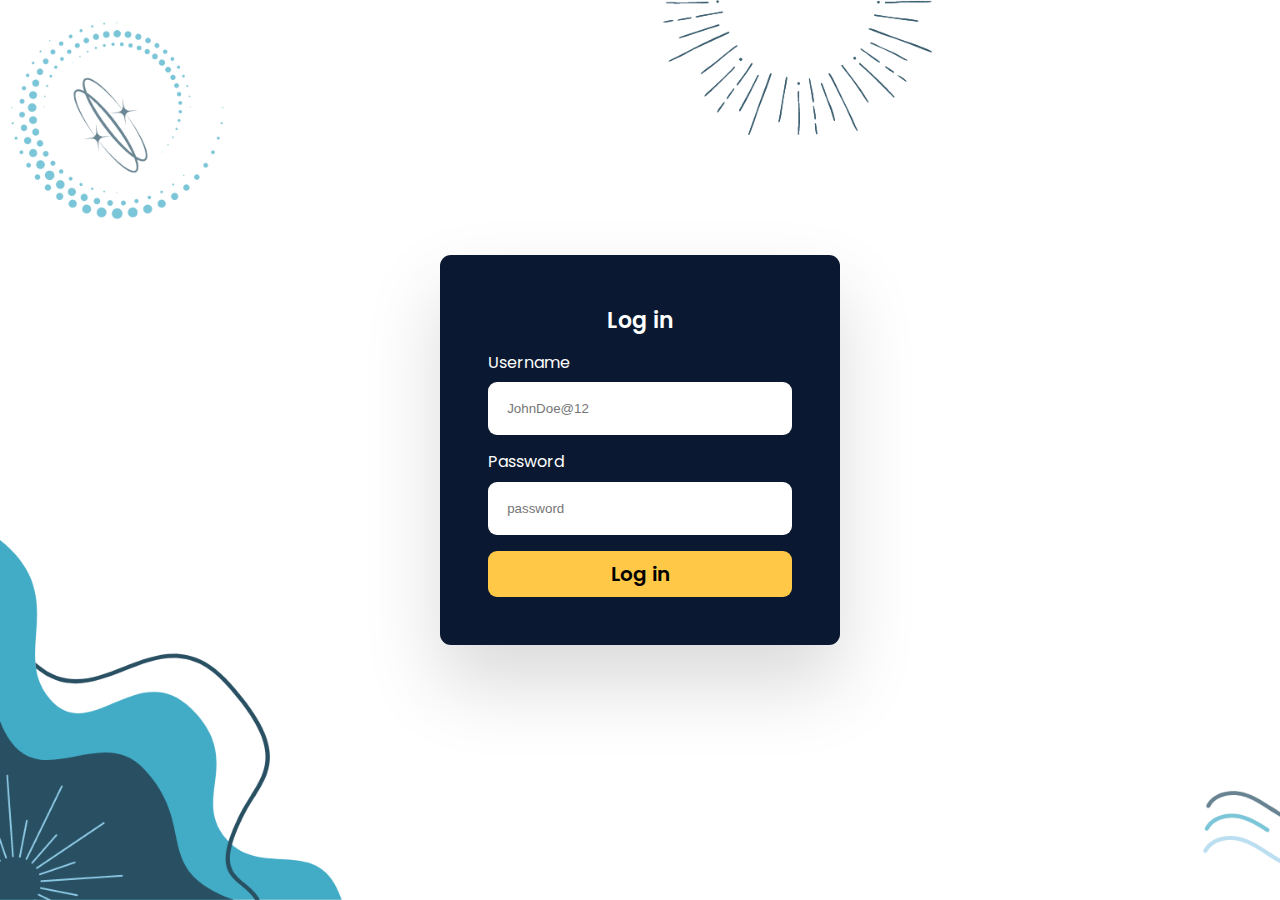
<file: index.html>
<!DOCTYPE html>
<html lang="en">
<head>
    <meta charset="UTF-8">
    <meta http-equiv="X-UA-Compatible" content="IE=edge">
    <meta name="viewport" content="width=device-width, initial-scale=1.0">
    <title>Musikalye | Login</title>
    <link rel="stylesheet" href="assets/css/login.css">
    <link rel="icon" type="image/x-icon" href="music-player/images/favicon.ico">
</head>
<body>
    <div class="container">
        <h2 class="login-title">Log in</h2>
    
        <form action="#" method="post" name="authentication" class="login-form" id="authentication" onsubmit="return Verify()">
        
            <div>
                <label for="username">Username</label>
                <input
                    id="username"
                    type="text"
                    placeholder="JohnDoe@12"
                    name="username"
                    required
                    />
            </div>
        
            <div>
                <label for="password">Password </label>
                <input
                    id="password"
                    type="password"
                    placeholder="password"
                    name="password"
                    required
                    />
            </div>
    
            <button class="btn btn--form" type="submit" value="Log in">
                Log in
            </button>
        </form>
    </div>
    <script>
        //Submit Button
        function Verify() {
            var userRef = "admin";
            var passRef = "admin";

            var user = document.getElementById("username").value;
            var pass = document.getElementById("password").value;
            
            if (user === userRef && pass === passRef) {
                alert("Welcome to MusiKalye!");
                window.location.href = "home.html"; // Redirect to home.html
                return false; // Prevent form submission (optional)
            } else {
                alert("Incorrect username or password!");
                return false; // Prevent form submission
            }
        };
    </script>
</body>
</html>
</file>
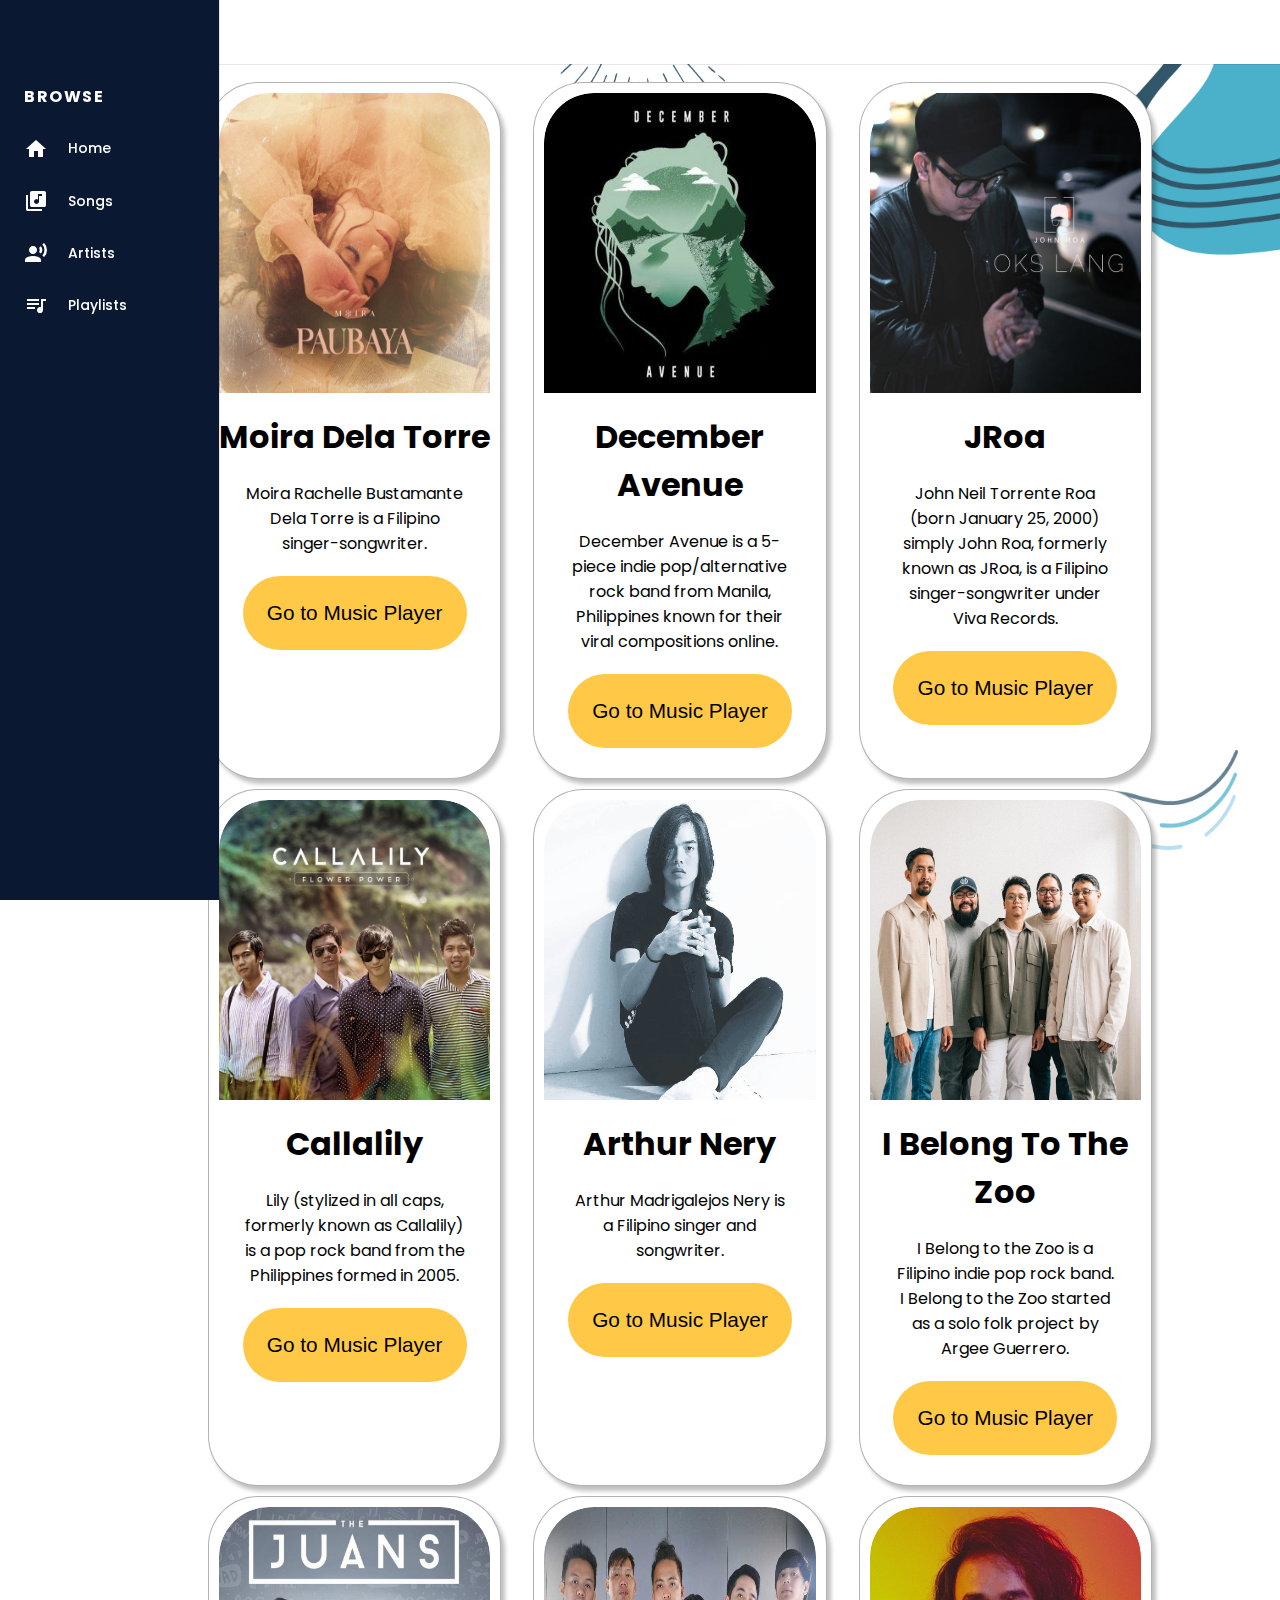
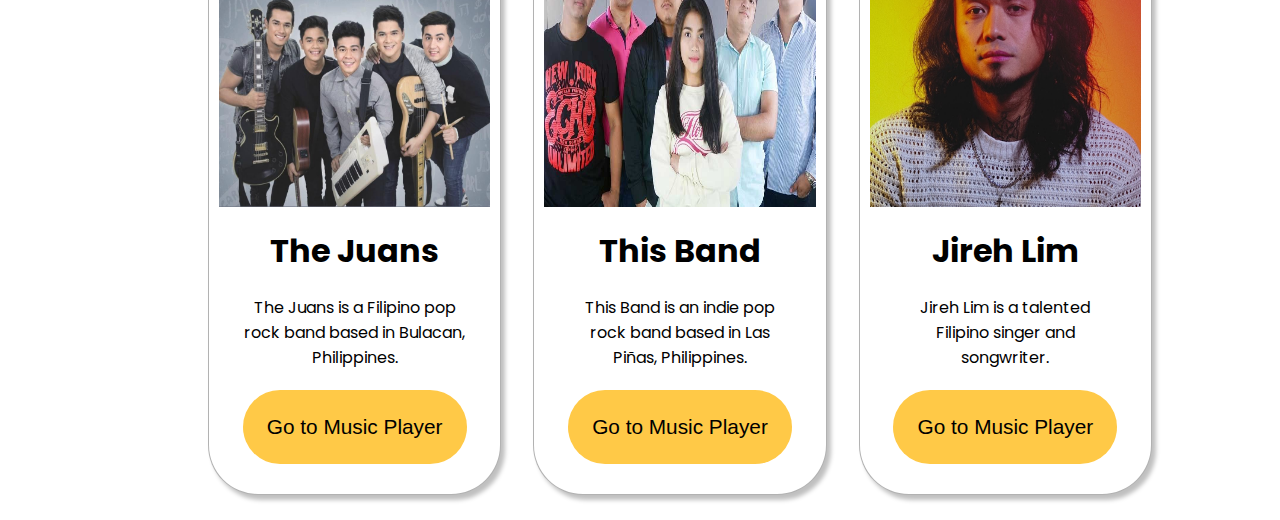
<file: artist.html>
<!DOCTYPE html>
    <html lang="en">
    <head>
        <meta charset="UTF-8">
        <meta name="viewport" content="width=device-width, initial-scale=1.0">
        <link rel="stylesheet" href="https://fonts.googleapis.com/icon?family=Material+Icons">
        <link rel="stylesheet" href="assets/css/styles.css">

        <title>MusiKalye | Artists</title>
        <link rel="icon" type="image/x-icon" href="music-player/images/favicon.ico">
    </head>
    <body>
        <header class="header">
            <div class="header__container">
                <a href="#" class="header__logo">Artists</a>
                <div class="header__toggle">
                    <i class="material-icons" id="header-toggle">menu</i>
                </div>
            </div>
        </header>

        <div class="nav" id="navbar">
            <nav class="nav__container">
                <div>
                    <a href="#" class="nav__link nav__logo">
                        <i class="material-icons">play_circle</i> &nbsp;&nbsp;&nbsp;
                        <span class="nav__logo-name"> MusiKalye</span>
                    </a>
    
                    <div class="nav__list">
                        <div class="nav__items">
                            <h3 class="nav__subtitle">Browse</h3>
    
                            <a href="home.html" class="nav__link active">
                                <i class="material-icons">home</i> &nbsp;&nbsp;&nbsp;&nbsp;&nbsp;
                                <span class="nav__name"> Home</span>
                            </a>

                            <a href="song.html" class="nav__link">
                                <i class="material-icons">library_music</i> &nbsp;&nbsp;&nbsp;&nbsp;&nbsp;
                                <span class="nav__name"> Songs</span>
                            </a>
                            <a href="artist.html" class="nav__link">
                                <i class="material-icons">record_voice_over</i> &nbsp;&nbsp;&nbsp;&nbsp;&nbsp;
                                <span class="nav__name"> Artists</span>
                            </a>
                            <a href="playlist.html" class="nav__link">
                                <i class="material-icons">queue_music</i> &nbsp;&nbsp;&nbsp;&nbsp;&nbsp;
                                <span class="nav__name"> Playlists</span>
                            </a>
                        </div>
                    </div>
                </div>
            </nav>
        </div>

        <!--========== CONTENTS ==========-->
        <main>
            <section class="ui-cards">
                <div class="cards">
                    <div class="pics">
                        <img src="music-player/images/music-19.jpg" alt="" class="songs-images">
                    </div>
                    <h1 class="songs-title">Moira Dela Torre</h1>
                    <p class="songs-text">Moira Rachelle Bustamante Dela Torre is a Filipino singer-songwriter.</p>
                    <div class="buttons">
                        <a href="music-player/index.html">
                            <button class="songs-btn"> Go to Music Player</button>
                        </a>
                    </div>
                </div>
                <div class="cards">
                    <div class="pics">
                        <img src="music-player/images/music-4.jpg" alt="" class="songs-images">
                    </div>
                    <h1 class="songs-title">December Avenue</h1>
                    <p class="songs-text">December Avenue is a 5-piece indie pop/alternative rock band from Manila, Philippines known for their viral compositions online.</p>
                    <div class="buttons">
                        <a href="music-player/index.html">
                            <button class="songs-btn"> Go to Music Player</button>
                        </a>
                    </div>
                </div>
                <div class="cards">
                    <div class="pics">
                        <img src="music-player/images/music-13.jpg" alt="" class="songs-images">
                    </div>
                    <h1 class="songs-title">JRoa</h1>
                    <p class="songs-text">John Neil Torrente Roa (born January 25, 2000) simply John Roa, formerly known as JRoa, is a Filipino singer-songwriter under Viva Records.</p>
                    <div class="buttons">
                        <a href="music-player/index.html">
                            <button class="songs-btn"> Go to Music Player</button>
                        </a>
                    </div>
                </div> 

                <div class="cards">
                    <div class="pics">
                        <img src="music-player/images/music-6.jpg" alt="" class="songs-images">
                    </div>
                    <h1 class="songs-title">Callalily</h1>
                    <p class="songs-text">Lily (stylized in all caps, formerly known as Callalily) is a pop rock band from the Philippines formed in 2005.</p>
                    <div class="buttons">
                        <a href="music-player/index.html">
                            <button class="songs-btn"> Go to Music Player</button>
                        </a>
                    </div>
                </div>
                <div class="cards">
                    <div class="pics">
                        <img src="music-player/images/arthur-nery.jpg" alt="" class="songs-images">
                    </div>
                    <h1 class="songs-title">Arthur Nery</h1>
                    <p class="songs-text">Arthur Madrigalejos Nery is a Filipino singer and songwriter.</p>
                    <div class="buttons">
                        <a href="music-player/index.html">
                            <button class="songs-btn"> Go to Music Player</button>
                        </a>
                    </div>
                </div>
                <div class="cards">
                    <div class="pics">
                        <img src="music-player/images/i-belong-to-the-zoo.jpg" alt="" class="songs-images">
                    </div>
                    <h1 class="songs-title">I Belong To The Zoo</h1>
                    <p class="songs-text">I Belong to the Zoo is a Filipino indie pop rock band. I Belong to the Zoo started as a solo folk project by Argee Guerrero.</p>
                    <div class="buttons">
                        <a href="music-player/index.html">
                            <button class="songs-btn"> Go to Music Player</button>
                        </a>
                    </div>
                </div> 

                <div class="cards">
                    <div class="pics">
                        <img src="music-player/images/the-juans.jpg" alt="" class="songs-images">
                    </div>
                    <h1 class="songs-title">The Juans</h1>
                    <p class="songs-text">The Juans is a Filipino pop rock band based in Bulacan, Philippines.</p>
                    <div class="buttons">
                        <a href="music-player/index.html">
                            <button class="songs-btn"> Go to Music Player</button>
                        </a>
                    </div>
                </div>
                <div class="cards">
                    <div class="pics">
                        <img src="music-player/images/this-band.jpg" alt="" class="songs-images">
                    </div>
                    <h1 class="songs-title">This Band</h1>
                    <p class="songs-text">This Band is an indie pop rock band based in Las Piñas, Philippines.</p>
                    <div class="buttons">
                        <a href="music-player/index.html">
                            <button class="songs-btn"> Go to Music Player</button>
                        </a>
                    </div>
                </div>
                <div class="cards">
                    <div class="pics">
                        <img src="music-player/images/jireh-lim.jpg" alt="" class="songs-images">
                    </div>
                    <h1 class="songs-title">Jireh Lim</h1>
                    <p class="songs-text">Jireh Lim is a talented Filipino singer and songwriter.</p>
                    <div class="buttons">
                        <a href="music-player/index.html">
                            <button class="songs-btn"> Go to Music Player</button>
                        </a>
                    </div>
                </div> 
                <br/>
            </section>
        </main>

        <!--========== MAIN JS ==========-->
        <script src="assets/js/main.js"></script>
    </body>
</html>
</file>
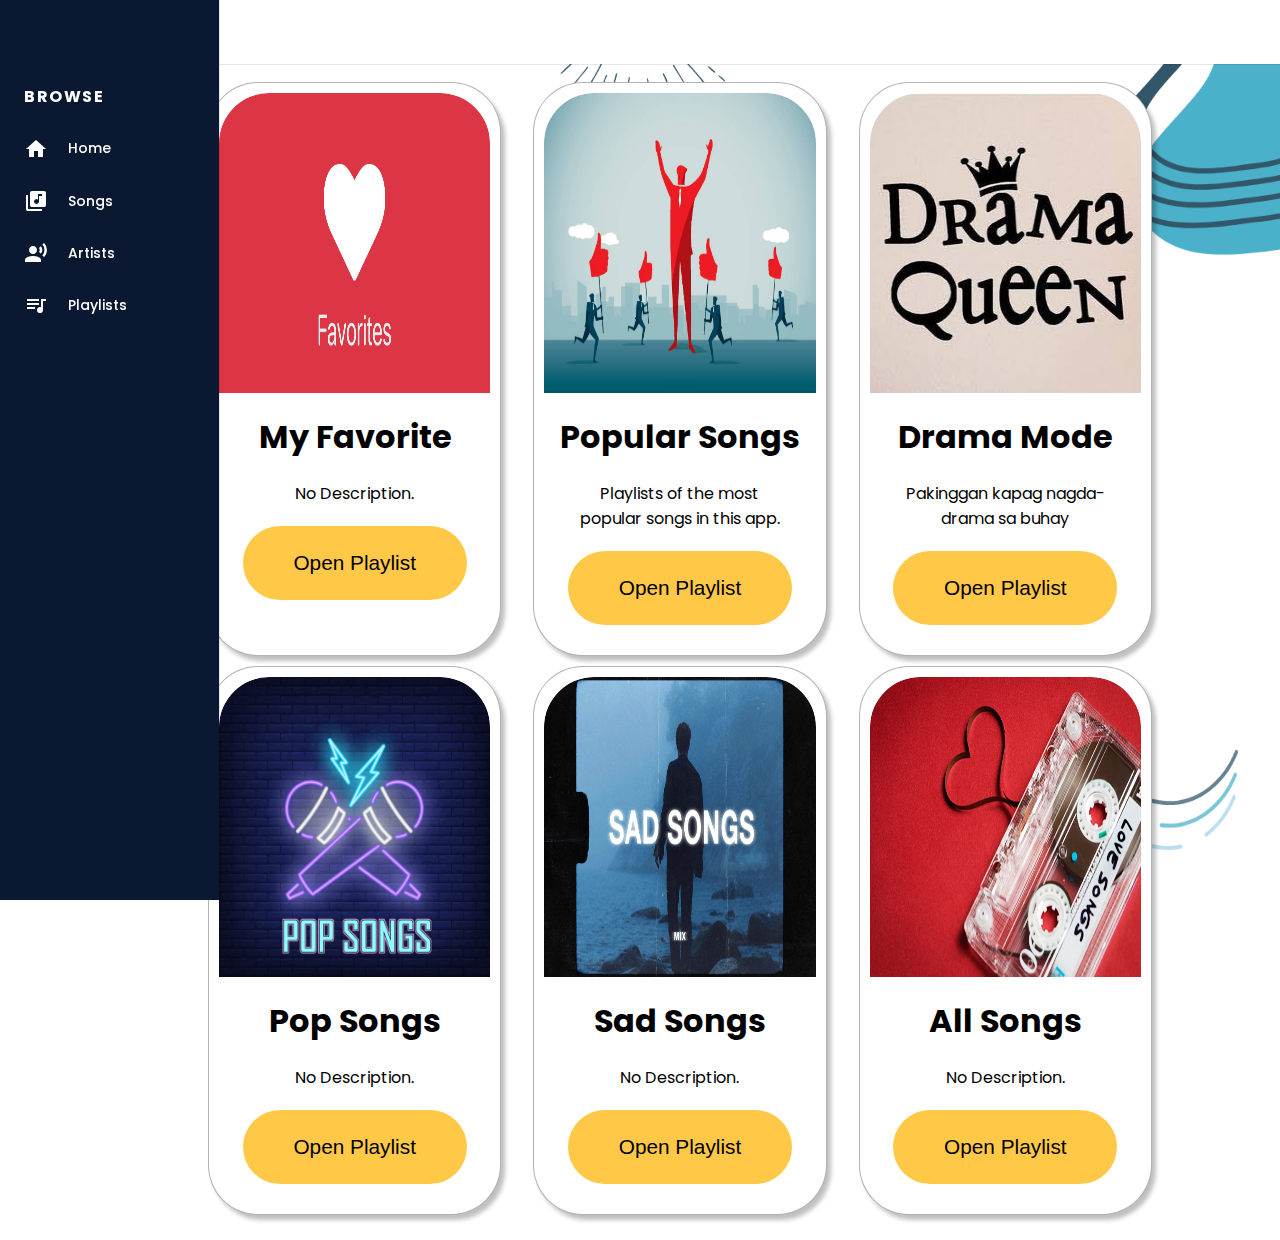
<file: playlist.html>
<!DOCTYPE html>
    <html lang="en">
    <head>
        <meta charset="UTF-8">
        <meta name="viewport" content="width=device-width, initial-scale=1.0">
        <link rel="stylesheet" href="https://fonts.googleapis.com/icon?family=Material+Icons">
        <link rel="stylesheet" href="assets/css/styles.css">

        <title>MusiKalye | Playlist</title>
        <link rel="icon" type="image/x-icon" href="music-player/images/favicon.ico">
    </head>
    <body>
        <header class="header">
            <div class="header__container">
                <a href="#" class="header__logo">Playlist</a>
                <div class="header__toggle">
                    <i class="material-icons" id="header-toggle">menu</i>
                </div>
            </div>
        </header>

        <div class="nav" id="navbar">
            <nav class="nav__container">
                <div>
                    <a href="#" class="nav__link nav__logo">
                        <i class="material-icons">play_circle</i> &nbsp;&nbsp;&nbsp;
                        <span class="nav__logo-name"> MusiKalye</span>
                    </a>
    
                    <div class="nav__list">
                        <div class="nav__items">
                            <h3 class="nav__subtitle">Browse</h3>
    
                            <a href="home.html" class="nav__link active">
                                <i class="material-icons">home</i> &nbsp;&nbsp;&nbsp;&nbsp;&nbsp;
                                <span class="nav__name"> Home</span>
                            </a>

                            <a href="song.html" class="nav__link">
                                <i class="material-icons">library_music</i> &nbsp;&nbsp;&nbsp;&nbsp;&nbsp;
                                <span class="nav__name"> Songs</span>
                            </a>
                            <a href="artist.html" class="nav__link">
                                <i class="material-icons">record_voice_over</i> &nbsp;&nbsp;&nbsp;&nbsp;&nbsp;
                                <span class="nav__name"> Artists</span>
                            </a>
                            <a href="playlist.html" class="nav__link">
                                <i class="material-icons">queue_music</i> &nbsp;&nbsp;&nbsp;&nbsp;&nbsp;
                                <span class="nav__name"> Playlists</span>
                            </a>
                        </div>
                    </div>
                </div>
            </nav>
        </div>

        <!--========== CONTENTS ==========-->
        <main>
            <section class="ui-cards">
                <div class="cards">
                    <div class="pics">
                        <img src="assets/img/favorites.png" alt="" class="songs-images">
                    </div>
                    <h1 class="songs-title">My Favorite</h1>
                    <p class="songs-text">No Description.</p>
                    <div class="buttons">
                        <a href="javascript:void(0)" onclick = "document.getElementById('bbb').style.display='block'">
                            <button class="playlist-btn"> Open Playlist</button>
                        </a>

                        <div id="bbb" class="light-box">
                            <a href = "javascript:void(0)" class="close" onclick = "document.getElementById('bbb').style.display='none'">Close</a>
                            <p class="pop_name">My Favorites</p>
                            <table cellspacing="0" cellpadding="0">
                                <thead>
                                    <tr>
                                        <th>No.</th>
                                        <th>Song Title</th>
                                        <th>Artist</th>
                                        <th></th>
                                    </tr>
                                </thead>
                                <tbody>
                                    <tr>
                                        <td>1</td>
                                        <td>Binhi</td>
                                        <td>Arthur Nery</td>
                                        <td>
                                            <a href="music-player/index.html"><button class="table-button center">Go to Music Player</button></a>
                                        </td>
                                    </tr>
                                    <tr>
                                        <td>2</td>
                                        <td>Ikaw at Sila</td>
                                        <td>Moira Dela Torre</td>
                                        <td>
                                            <a href="music-player/index.html"><button class="table-button">Go to Music Player</button></a>
                                        </td>
                                    </tr>
                                    <tr>
                                        <td>3</td>
                                        <td>Huling Sandali</td>
                                        <td>December Avenue</td>
                                        <td>
                                            <a href="music-player/index.html"><button class="table-button">Go to Music Player</button></a>
                                        </td>
                                    </tr>
                                </tbody>
                            </table>
                        </div>
                    </div>
                </div>
                <div class="cards">
                    <div class="pics">
                        <img src="assets/img/popular.jpg" alt="" class="songs-images">
                    </div>
                    <h1 class="songs-title">Popular Songs</h1>
                    <p class="songs-text">Playlists of the most popular songs in this app.</p>
                    <div class="buttons">
                        <a href="javascript:void(0)" onclick = "document.getElementById('bbb1').style.display='block'">
                            <button class="playlist-btn"> Open Playlist</button>
                        </a>

                        <div id="bbb1" class="light-box">
                            <a href = "javascript:void(0)" class="close" onclick = "document.getElementById('bbb1').style.display='none'">Close</a>
                            <p class="pop_name">Popular Songs</p>
                            <table cellspacing="0" cellpadding="0">
                                <thead>
                                    <tr>
                                        <th>No.</th>
                                        <th>Song Title</th>
                                        <th>Artist</th>
                                        <th></th>
                                    </tr>
                                </thead>
                                <tbody>
                                    <tr>
                                        <td>1</td>
                                        <td>Huling Sandali</td>
                                        <td>December Avenue</td>
                                        <td>
                                            <a href="music-player/index.html"><button class="table-button center">Go to Music Player</button></a>
                                        </td>
                                    </tr>
                                    <tr>
                                        <td>2</td>
                                        <td>Ikaw at Sila</td>
                                        <td>Moira Dela Torre</td>
                                        <td>
                                            <a href="music-player/index.html"><button class="table-button">Go to Music Player</button></a>
                                        </td>
                                    </tr>
                                    <tr>
                                        <td>3</td>
                                        <td>Pagsuko</td>
                                        <td>Moira Dela Torre</td>
                                        <td>
                                            <a href="music-player/index.html"><button class="table-button">Go to Music Player</button></a>
                                        </td>
                                    </tr>
                                </tbody>
                            </table>
                        </div>
                    </div>
                </div>
                <div class="cards">
                    <div class="pics">
                        <img src="assets/img/drama.jpg" alt="" class="songs-images">
                    </div>
                    <h1 class="songs-title">Drama Mode</h1>
                    <p class="songs-text">Pakinggan kapag nagda-drama sa buhay</p>
                    <div class="buttons">
                        <a href="javascript:void(0)" onclick = "document.getElementById('bbb2').style.display='block'">
                            <button class="playlist-btn"> Open Playlist</button>
                        </a>

                        <div id="bbb2" class="light-box">
                            <a href = "javascript:void(0)" class="close" onclick = "document.getElementById('bbb2').style.display='none'">Close</a>
                            <p class="pop_name">Drama Mode</p>
                            <table cellspacing="0" cellpadding="0">
                                <thead>
                                    <tr>
                                        <th>No.</th>
                                        <th>Song Title</th>
                                        <th>Artist</th>
                                        <th></th>
                                    </tr>
                                </thead>
                                <tbody>
                                    <tr>
                                        <td>1</td>
                                        <td>Binhi</td>
                                        <td>Arthur Nery</td>
                                        <td>
                                            <a href="music-player/index.html"><button class="table-button center">Go to Music Player</button></a>
                                        </td>
                                    </tr>
                                    <tr>
                                        <td>2</td>
                                        <td>Ikaw at Sila</td>
                                        <td>Moira Dela Torre</td>
                                        <td>
                                            <a href="music-player/index.html"><button class="table-button">Go to Music Player</button></a>
                                        </td>
                                    </tr>
                                    <tr>
                                        <td>3</td>
                                        <td>Huling Sandali</td>
                                        <td>December Avenue</td>
                                        <td>
                                            <a href="music-player/index.html"><button class="table-button">Go to Music Player</button></a>
                                        </td>
                                    </tr>
                                </tbody>
                            </table>
                        </div>
                    </div>
                </div> 

                <div class="cards">
                    <div class="pics">
                        <img src="assets/img/pop.jpg" alt="" class="songs-images">
                    </div>
                    <h1 class="songs-title">Pop Songs</h1>
                    <p class="songs-text">No Description.</p>
                    <div class="buttons">
                        <a href="javascript:void(0)" onclick = "document.getElementById('bbb3').style.display='block'">
                            <button class="playlist-btn"> Open Playlist</button>
                        </a>

                        <div id="bbb3" class="light-box">
                            <a href = "javascript:void(0)" class="close" onclick = "document.getElementById('bbb3').style.display='none'">Close</a>
                            <p class="pop_name">Pop Songs</p>
                            <table cellspacing="0" cellpadding="0">
                                <thead>
                                    <tr>
                                        <th>No.</th>
                                        <th>Song Title</th>
                                        <th>Artist</th>
                                        <th></th>
                                    </tr>
                                </thead>
                                <tbody>
                                    <tr>
                                        <td>1</td>
                                        <td>Binhi</td>
                                        <td>Arthur Nery</td>
                                        <td>
                                            <a href="music-player/index.html"><button class="table-button center">Go to Music Player</button></a>
                                        </td>
                                    </tr>
                                    <tr>
                                        <td>2</td>
                                        <td>Ikaw at Sila</td>
                                        <td>Moira Dela Torre</td>
                                        <td>
                                            <a href="music-player/index.html"><button class="table-button">Go to Music Player</button></a>
                                        </td>
                                    </tr>
                                    <tr>
                                        <td>3</td>
                                        <td>Huling Sandali</td>
                                        <td>December Avenue</td>
                                        <td>
                                            <a href="music-player/index.html"><button class="table-button">Go to Music Player</button></a>
                                        </td>
                                    </tr>
                                </tbody>
                            </table>
                        </div>
                    </div>
                </div>
                <div class="cards">
                    <div class="pics">
                        <img src="assets/img/sad.jpg" alt="" class="songs-images">
                    </div>
                    <h1 class="songs-title">Sad Songs</h1>
                    <p class="songs-text">No Description.</p>
                    <div class="buttons">
                        <a href="javascript:void(0)" onclick = "document.getElementById('bbb4').style.display='block'">
                            <button class="playlist-btn"> Open Playlist</button>
                        </a>

                        <div id="bbb4" class="light-box">
                            <a href = "javascript:void(0)" class="close" onclick = "document.getElementById('bbb4').style.display='none'">Close</a>
                            <p class="pop_name">Sad Songs</p>
                            <table cellspacing="0" cellpadding="0">
                                <thead>
                                    <tr>
                                        <th>No.</th>
                                        <th>Song Title</th>
                                        <th>Artist</th>
                                        <th></th>
                                    </tr>
                                </thead>
                                <tbody>
                                    <tr>
                                        <td>1</td>
                                        <td>Binhi</td>
                                        <td>Arthur Nery</td>
                                        <td>
                                            <a href="music-player/index.html"><button class="table-button center">Go to Music Player</button></a>
                                        </td>
                                    </tr>
                                    <tr>
                                        <td>2</td>
                                        <td>Ikaw at Sila</td>
                                        <td>Moira Dela Torre</td>
                                        <td>
                                            <a href="music-player/index.html"><button class="table-button">Go to Music Player</button></a>
                                        </td>
                                    </tr>
                                    <tr>
                                        <td>3</td>
                                        <td>Huling Sandali</td>
                                        <td>December Avenue</td>
                                        <td>
                                            <a href="music-player/index.html"><button class="table-button">Go to Music Player</button></a>
                                        </td>
                                    </tr>
                                </tbody>
                            </table>
                        </div>
                    </div>
                </div>
                <div class="cards">
                    <div class="pics">
                        <img src="assets/img/all.webp" alt="" class="songs-images">
                    </div>
                    <h1 class="songs-title">All Songs</h1>
                    <p class="songs-text">No Description.</p>
                    <div class="buttons">
                        <a href="javascript:void(0)" onclick = "document.getElementById('bbb5').style.display='block'">
                            <button class="playlist-btn"> Open Playlist</button>
                        </a>

                        <div id="bbb5" class="light-box">
                            <a href = "javascript:void(0)" class="close" onclick = "document.getElementById('bbb5').style.display='none'">Close</a>
                            <p class="pop_name">All Songs</p>
                            <table cellspacing="0" cellpadding="0">
                                <thead>
                                    <tr>
                                        <th>No.</th>
                                        <th>Song Title</th>
                                        <th>Artist</th>
                                        <th></th>
                                    </tr>
                                </thead>
                                <tbody>
                                    <tr>
                                        <td>1</td>
                                        <td>Binhi</td>
                                        <td>Arthur Nery</td>
                                        <td>
                                            <a href="music-player/index.html"><button class="table-button center">Go to Music Player</button></a>
                                        </td>
                                    </tr>
                                    <tr>
                                        <td>2</td>
                                        <td>Ikaw at Sila</td>
                                        <td>Moira Dela Torre</td>
                                        <td>
                                            <a href="music-player/index.html"><button class="table-button">Go to Music Player</button></a>
                                        </td>
                                    </tr>
                                    <tr>
                                        <td>3</td>
                                        <td>Huling Sandali</td>
                                        <td>December Avenue</td>
                                        <td>
                                            <a href="music-player/index.html"><button class="table-button">Go to Music Player</button></a>
                                        </td>
                                    </tr>
                                </tbody>
                            </table>
                        </div>
                    </div>
                </div> 
                <br/>
            </section>
        </main>

        <!--========== MAIN JS ==========-->
        <script src="assets/js/main.js"></script>
    </body>
</html>
</file>
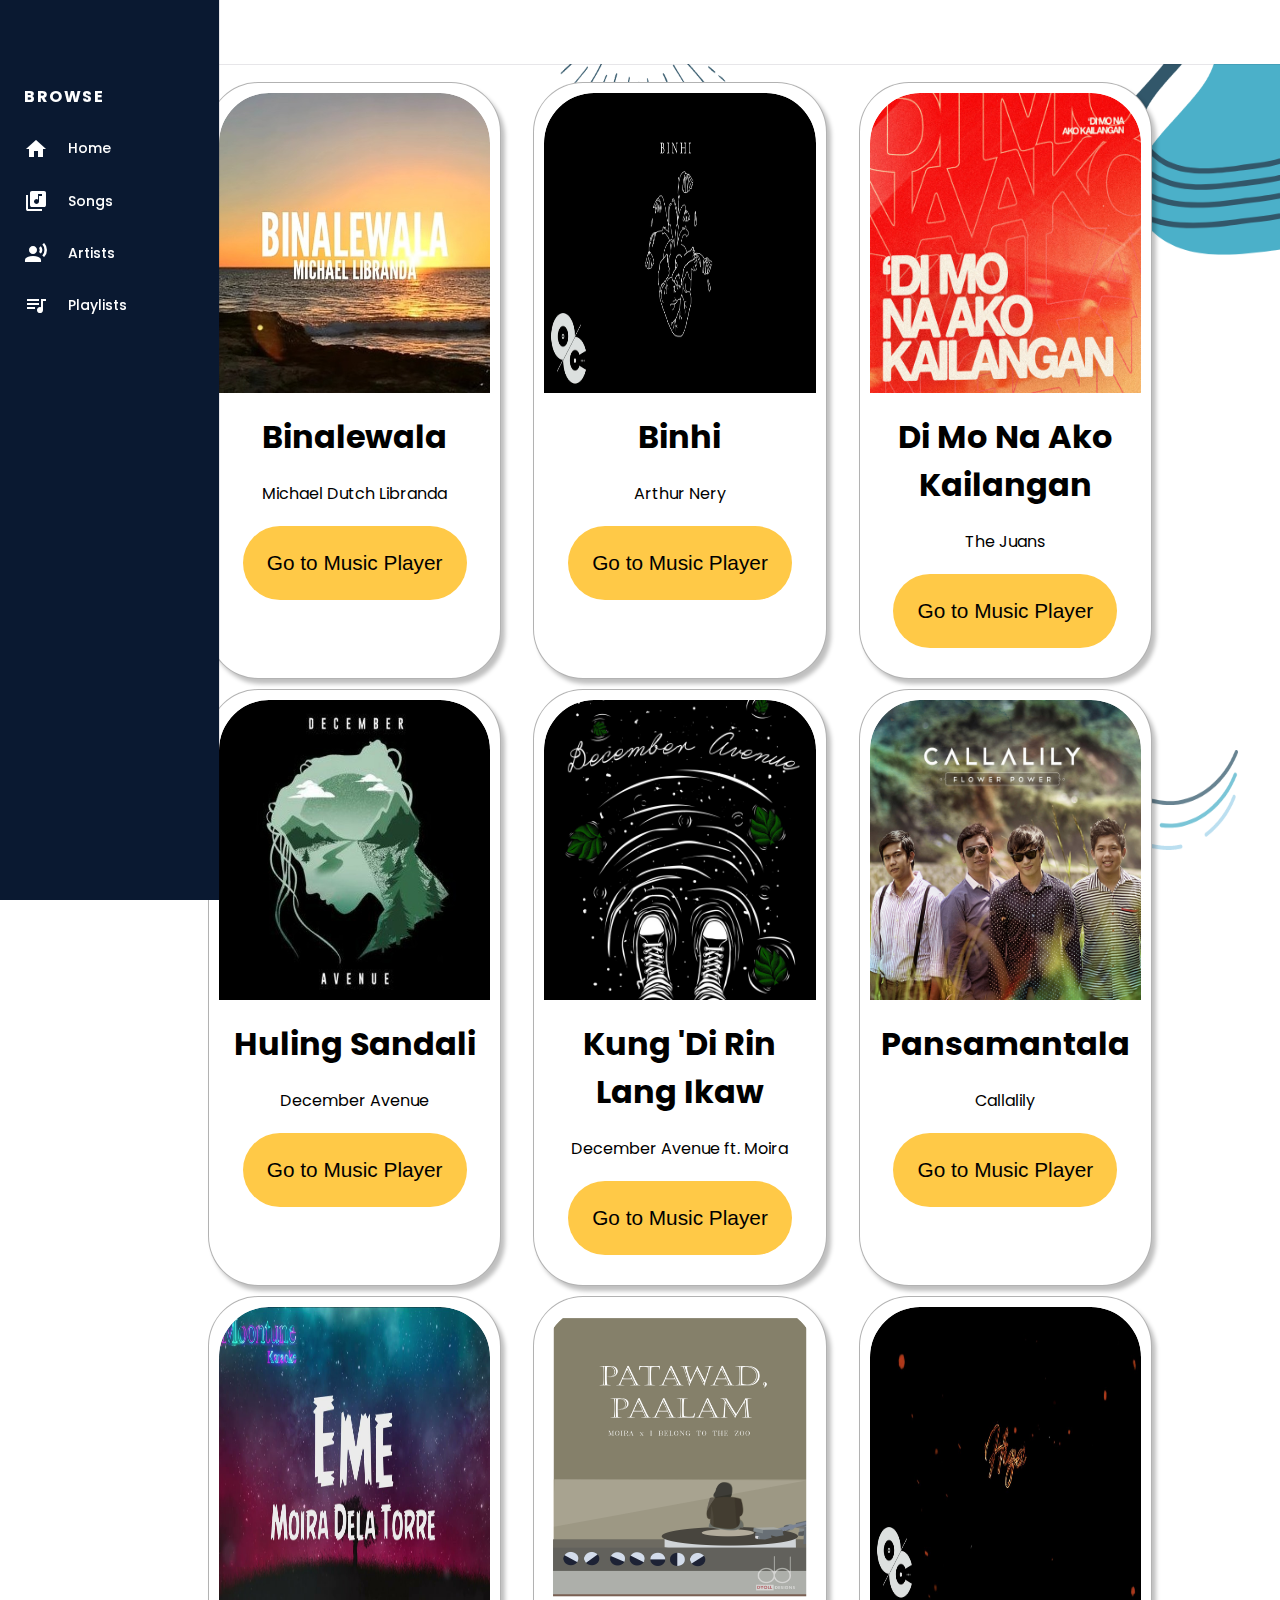
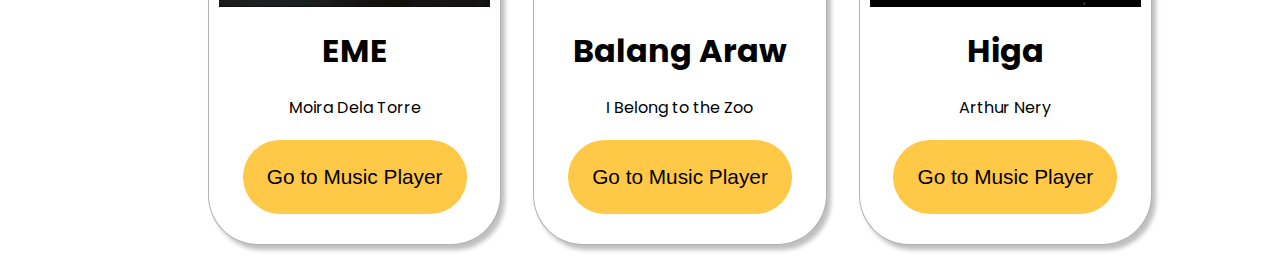
<file: song.html>
<!DOCTYPE html>
    <html lang="en">
    <head>
        <meta charset="UTF-8">
        <meta name="viewport" content="width=device-width, initial-scale=1.0">
        <link rel="stylesheet" href="https://fonts.googleapis.com/icon?family=Material+Icons">
        <link rel="stylesheet" href="assets/css/styles.css">

        <title>MusiKalye | Song List</title>
        <link rel="icon" type="image/x-icon" href="music-player/images/favicon.ico">
    </head>
    <body>
        <header class="header">
            <div class="header__container">
                <a href="#" class="header__logo">Song List</a>
                <div class="header__toggle">
                    <i class="material-icons" id="header-toggle">menu</i>
                </div>
            </div>
        </header>

        <div class="nav" id="navbar">
            <nav class="nav__container">
                <div>
                    <a href="#" class="nav__link nav__logo">
                        <i class="material-icons">play_circle</i> &nbsp;&nbsp;&nbsp;
                        <span class="nav__logo-name"> MusiKalye</span>
                    </a>
    
                    <div class="nav__list">
                        <div class="nav__items">
                            <h3 class="nav__subtitle">Browse</h3>
    
                            <a href="home.html" class="nav__link active">
                                <i class="material-icons">home</i> &nbsp;&nbsp;&nbsp;&nbsp;&nbsp;
                                <span class="nav__name"> Home</span>
                            </a>

                            <a href="song.html" class="nav__link">
                                <i class="material-icons">library_music</i> &nbsp;&nbsp;&nbsp;&nbsp;&nbsp;
                                <span class="nav__name"> Songs</span>
                            </a>
                            <a href="artist.html" class="nav__link">
                                <i class="material-icons">record_voice_over</i> &nbsp;&nbsp;&nbsp;&nbsp;&nbsp;
                                <span class="nav__name"> Artists</span>
                            </a>
                            <a href="playlist.html" class="nav__link">
                                <i class="material-icons">queue_music</i> &nbsp;&nbsp;&nbsp;&nbsp;&nbsp;
                                <span class="nav__name"> Playlists</span>
                            </a>
                        </div>
                    </div>
                </div>
            </nav>
        </div>

        <!--========== CONTENTS ==========-->
        <main>
            <section class="ui-cards">
                <div class="cards">
                    <div class="pics">
                        <img src="music-player/images/music-1.jpg" alt="" class="songs-images">
                    </div>
                    <h1 class="songs-title">Binalewala</h1>
                    <p class="songs-text">Michael Dutch Libranda</p>
                    <div class="buttons">
                        <a href="music-player/index.html">
                            <button class="songs-btn"> Go to Music Player</button>
                        </a>
                    </div>
                </div>
                <div class="cards">
                    <div class="pics">
                        <img src="music-player/images/music-2.jpg" alt="" class="songs-images">
                    </div>
                    <h1 class="songs-title">Binhi</h1>
                    <p class="songs-text">Arthur Nery</p>
                    <div class="buttons">
                        <a href="music-player/index.html">
                            <button class="songs-btn"> Go to Music Player</button>
                        </a>
                    </div>
                </div>
                <div class="cards">
                    <div class="pics">
                        <img src="music-player/images/music-3.jpg" alt="" class="songs-images">
                    </div>
                    <h1 class="songs-title">Di Mo Na Ako Kailangan</h1>
                    <p class="songs-text">The Juans</p>
                    <div class="buttons">
                        <a href="music-player/index.html">
                            <button class="songs-btn"> Go to Music Player</button>
                        </a>
                    </div>
                </div> 

                <div class="cards">
                    <div class="pics">
                        <img src="music-player/images/music-4.jpg" alt="" class="songs-images">
                    </div>
                    <h1 class="songs-title">Huling Sandali</h1>
                    <p class="songs-text">December Avenue</p>
                    <div class="buttons">
                        <a href="music-player/index.html">
                            <button class="songs-btn"> Go to Music Player</button>
                        </a>
                    </div>
                </div>
                <div class="cards">
                    <div class="pics">
                        <img src="music-player/images/music-5.jpg" alt="" class="songs-images">
                    </div>
                    <h1 class="songs-title">Kung 'Di Rin Lang Ikaw</h1>
                    <p class="songs-text">December Avenue ft. Moira</p>
                    <div class="buttons">
                        <a href="music-player/index.html">
                            <button class="songs-btn"> Go to Music Player</button>
                        </a>
                    </div>
                </div>
                <div class="cards">
                    <div class="pics">
                        <img src="music-player/images/music-6.jpg" alt="" class="songs-images">
                    </div>
                    <h1 class="songs-title">Pansamantala</h1>
                    <p class="songs-text">Callalily</p>
                    <div class="buttons">
                        <a href="music-player/index.html">
                            <button class="songs-btn"> Go to Music Player</button>
                        </a>
                    </div>
                </div> 

                <div class="cards">
                    <div class="pics">
                        <img src="music-player/images/music-7.jpg" alt="" class="songs-images">
                    </div>
                    <h1 class="songs-title">EME</h1>
                    <p class="songs-text">Moira Dela Torre</p>
                    <div class="buttons">
                        <a href="music-player/index.html">
                            <button class="songs-btn"> Go to Music Player</button>
                        </a>
                    </div>
                </div>
                <div class="cards">
                    <div class="pics">
                        <img src="music-player/images/music-8.jpg" alt="" class="songs-images">
                    </div>
                    <h1 class="songs-title">Balang Araw</h1>
                    <p class="songs-text">I Belong to the Zoo</p>
                    <div class="buttons">
                        <a href="music-player/index.html">
                            <button class="songs-btn"> Go to Music Player</button>
                        </a>
                    </div>
                </div>
                <div class="cards">
                    <div class="pics">
                        <img src="music-player/images/music-9.jpg" alt="" class="songs-images">
                    </div>
                    <h1 class="songs-title">Higa</h1>
                    <p class="songs-text">Arthur Nery</p>
                    <div class="buttons">
                        <a href="music-player/index.html">
                            <button class="songs-btn"> Go to Music Player</button>
                        </a>
                    </div>
                </div> 
                <br/>
            </section>
        </main>

        <!--========== MAIN JS ==========-->
        <script src="assets/js/main.js"></script>
    </body>
</html>
</file>
<file: assets/css/login.css>
@import url("https://fonts.googleapis.com/css2?family=Poppins:wght@400;500;600&display=swap");

* {
    margin: 0;
    padding: 0;
    box-sizing: border-box;
  }

  :root {
    --header-height: 3.5rem;
    --nav-width: 219px;
    --bg: #185ADB;
    --secondary: #0A1931;
    --accent: #FFC947;
    --white: #fff;
    --black: #000;
    --body-font: 'Poppins', sans-serif;
    --normal-font-size: .938rem;
    --small-font-size: .75rem;
    --smaller-font-size: .75rem;
    --font-medium: 500;
    --font-semi-bold: 600;
    --z-fixed: 100;
    --box-shadow: 4px 5px 4px rgba(0, 0, 0, 0.25);
    --border-radius: 50px;
    --border: 1px solid rgba(0, 0, 0, 0.3);
  }
  
  html,
  body {
    height: 100%;
  }
  
  html {
    background-image: url('../../music-player/images/bg.png');
    background-repeat: no-repeat;
    background-size: cover;
    width: 100%;
    height: 100%;
  }
  
  body {
    font-family: var(--body-font);
    line-height: 1.4;
    display: flex;
  }
  
  .container {
    width: 400px;
    margin: auto;
    padding: 36px 48px 48px 48px;
    background-color: var(--secondary);
  
    border-radius: 11px;
    box-shadow: 0 2.4rem 4.8rem rgba(0, 0, 0, 0.15);
    color: var(--white);
  }
  
  .login-title {
    padding: 15px;
    font-size: 22px;
    font-weight: 600;
    text-align: center;
  }
  
  .login-form {
    display: grid;
    grid-template-columns: 1fr;
    row-gap: 16px;
  }
  
  .login-form label {
    display: block;
    margin-bottom: 8px;
  }
  
  .login-form input {
    width: 100%;
    padding: 1.2rem;
    border-radius: 9px;
    border: none;
  }
  
  .login-form input:focus {
    outline: none;
    box-shadow: 0 0 0 4px rgba(253, 242, 233, 0.5);
  }
  
  .btn--form {
    background-color: var(--accent);
    color: #000;
    align-self: end;
    padding: 8px;
  }
  
  .btn,
  .btn:link,
  .btn:visited {
    display: inline-block;
    text-decoration: none;
    font-size: 20px;
    font-weight: 600;
    border-radius: 9px;
    border: none;
  
    cursor: pointer;
    font-family: inherit;
  
    transition: all 0.3s;
  }
  
  .btn--form:hover {
    background-color: #eca90b;
    color: #000;
  }
</file>
<file: assets/css/styles.css>
@import url("https://fonts.googleapis.com/css2?family=Poppins:wght@400;500;600&display=swap");

:root {
  --header-height: 3.5rem;
  --nav-width: 219px;
  --bg: #185ADB;
  --secondary: #0A1931;
  --accent: #FFC947;
  --white: #fff;
  --black: #000;
  --body-font: 'Poppins', sans-serif;
  --normal-font-size: .938rem;
  --small-font-size: .75rem;
  --smaller-font-size: .75rem;
  --font-medium: 500;
  --font-semi-bold: 600;
  --z-fixed: 100;
  --box-shadow: 4px 5px 4px rgba(0, 0, 0, 0.25);
  --border-radius: 50px;
  --border: 1px solid rgba(0, 0, 0, 0.3);
}

@media screen and (min-width: 1024px) {
  :root {
    --normal-font-size: 1rem;
    --small-font-size: .875rem;
    --smaller-font-size: .813rem;
  }
}

/*========== BASE ==========*/
*, ::before, ::after {
  margin: 0;
  padding: 0;
  box-sizing: border-box;
  list-style-type: none;
  text-decoration: none;
}

html {
  scroll-behavior: smooth;
}

::-webkit-scrollbar {
  width: 1.3rem;
}

::-webkit-scrollbar-thumb {
  border-radius: 1rem;
  background: #797979;
  transition: all 0.5s ease-in-out;
}

::-webkit-scrollbar-thumb:hover {
  background: #222224;
}

::-webkit-scrollbar-track {
  background: #f9f9f9;
}

body {
  margin: var(--header-height) 0 0 0;
  padding: 1rem 1rem 0;
  font-family: var(--body-font);
  font-size: var(--normal-font-size);
  color: var(--black);
  background-image: url(../../music-player/images/bg.png);
  background-repeat: no-repeat;
  background-attachment: fixed;
  background-size: 100% 100%;
}

h3 {
  margin: 0;
}

a {
  text-decoration: none;
}

img {
  max-width: 100%;
  height: auto;
}

/*========== HEADER ==========*/
.header {
  position: fixed;
  top: 0;
  left: 0;
  width: 100%;
  background-color: var(--white);
  box-shadow: 0 1px 0 rgba(22, 8, 43, 0.1);
  padding: 0 1rem;
  z-index: var(--z-fixed);
}

.header__container {
  display: flex;
  align-items: center;
  height: var(--header-height);
  justify-content: space-between;
}

.header__img {
  width: 35px;
  height: 35px;
  border-radius: 50%;
}

.header__logo {
  color: var(--title-color);
  font-weight: var(--font-medium);
  display: none;
}

.header__input {
  width: 100%;
  border: none;
  outline: none;
  background-color: var(--first-color-light);
}

.header__input::placeholder {
  font-family: var(--body-font);
  color: var(--text-color);
}

.header__icon, 
.header__toggle {
  font-size: 1.2rem;
}

.header__toggle {
  color: var(--title-color);
  cursor: pointer;
}

/*========== NAV ==========*/
.nav {
  position: fixed;
  top: 0;
  left: -100%;
  height: 100vh;
  padding: 1rem 1rem 0;
  background-color: var(--secondary);
  box-shadow: 1px 0 0 rgba(22, 8, 43, 0.1);
  z-index: var(--z-fixed);
  transition: .4s;
  color: var(--white);
}

.nav__container {
  height: 100%;
  display: flex;
  flex-direction: column;
  justify-content: space-between;
  padding-bottom: 3rem;
  overflow: auto;
  scrollbar-width: none; /* For mozilla */
}

/* For Google Chrome and others */
.nav__container::-webkit-scrollbar {
  display: none;
}

.nav__logo {
  font-weight: var(--font-semi-bold);
  margin-bottom: 2.5rem;
}

.nav__list, 
.nav__items {
  display: grid;
}

.nav__list {
  row-gap: 2.5rem;
}

.nav__items {
  row-gap: 1.5rem;
}

.nav__subtitle {
  font-size: var(--normal-font-size);
  text-transform: uppercase;
  letter-spacing: .1rem;
  color: var(--text-color-light);
}

.nav__link {
  display: flex;
  align-items: center;
  color: var(--text-color);
}

.nav__link:hover {
  color: var(--accent);
}

.nav__icon {
  font-size: 1.2rem;
  margin-right: .5rem;
}

.nav__name {
  font-size: var(--small-font-size);
  font-weight: var(--font-medium);
  white-space: nowrap;
}

.nav__logout {
  margin-top: 5rem;
}

/* Dropdown */
.nav__dropdown {
  overflow: hidden;
  max-height: 21px;
  transition: .4s ease-in-out;
}

.nav__dropdown-collapse {
  background-color: var(--first-color-light);
  border-radius: .25rem;
  margin-top: 1rem;
}

.nav__dropdown-content {
  display: grid;
  row-gap: .5rem;
  padding: .75rem 2.5rem .75rem 1.8rem;
}

.nav__dropdown-item {
  font-size: var(--smaller-font-size);
  font-weight: var(--font-medium);
  color: var(--text-color);
}

.nav__dropdown-item:hover {
  color: var(--first-color);
}

.nav__dropdown-icon {
  margin-left: auto;
  transition: .4s;
}

/* Show dropdown collapse */
.nav__dropdown:hover {
  max-height: 100rem;
}

/* Rotate icon arrow */
.nav__dropdown:hover .nav__dropdown-icon {
  transform: rotate(180deg);
}

/*===== Show menu =====*/
.show-menu {
  left: 0;
}

/*===== Active link =====*/
.active {
  color: var(--first-color);
}


/*===== SWIPER FOR CAROUSEL =====*/

.container {
  max-width: 124rem;
  padding: 0 1rem;
  margin: 0 auto;
}

.section-heading {
  font-size: 3rem;
  color: var(--primary);
  padding: 2rem 0;
  text-align: center;
}

#tranding .tranding-slider {
  height: 40rem;
  padding: 2rem 0;
  position: relative;
}

@media (max-width:500px) {
  #tranding .tranding-slider {
    height: 45rem;
  }
  .section-heading {
    font-size: 2rem;
  }
}

.tranding-slide {
  width: 345px;
  height: 500px;
  background-color: #0A1931;
  border-radius: 20px;
  display: flex;
  justify-content: center;
  align-items: center;
  flex-wrap: wrap;
}

@media (max-width:500px) {
  .tranding-slide {
    width: 300px !important;
    height: 500px !important;
  }
  .tranding-slide .tranding-slide-img img {
    width: 17rem !important;
    height: 17rem !important;
  }

  .tranding-slide-content-bottom h2 {
    font-size: 20px;
  }

}

.tranding-slide .tranding-slide-img img {
  width: 322px;
  height: 267px;
  border-radius: 20px;
  object-fit: cover;
  margin-top: 15px;
}

.tranding-slide-content .tranding-slide-content-bottom {
  display: flex;
  justify-content: center;
  align-items: center;
  flex-wrap: wrap;
  flex-direction: column;
}

.tranding-slide-content .tranding-slide-content-bottom h2 {
  color: var(--white);
  font-size: 30px;
  text-align: center;
}

.tranding-slide-content .tranding-slide-content-bottom h3 {
  color: var(--white);
  font-size: 20px;
  text-align: center;
}

.tranding-slide-content .play-music {
  width: 150px;
  height: 45px;
  border-radius: 100px;
  display: flex;
  justify-content: center;
  align-items: center;
  background-color: var(--accent);
  font-size: 16px;
}

.tranding-slide-content .play-music:hover {
  background-color: #eca90b;
}

.swiper-slide-shadow-left,
.swiper-slide-shadow-right {
  display: none;
}

.tranding-slider-control {
  position: relative;
  bottom: 2rem;
  display: flex;
  align-items: center;
  justify-content: center;
}

.tranding-slider-control .swiper-button-next {
  left: 58% !important;
  transform: translateX(-58%) !important;
}

@media (max-width:990px) {
  .tranding-slider-control .swiper-button-next {
    left: 70% !important;
    transform: translateX(-70%) !important;
  }
}

@media (max-width:450px) {
  .tranding-slider-control .swiper-button-next {
    left: 80% !important;
    transform: translateX(-80%) !important;
  }
}

@media (max-width:990px) {
  .tranding-slider-control .swiper-button-prev {
    left: 30% !important;
    transform: translateX(-30%) !important;
  }
}

@media (max-width:450px) {
  .tranding-slider-control .swiper-button-prev {
    left: 20% !important;
    transform: translateX(-20%) !important;
  }
}

.tranding-slider-control .slider-arrow {
  background: var(--accent);
  width: 3.5rem;
  height: 3.5rem;
  border-radius: 50%;
  left: 42%;
  transform: translateX(-42%);
  filter: drop-shadow(0px 8px 24px rgba(18, 28, 53, 0.1));
}

.tranding-slider-control .slider-arrow:hover {
  background: #eca90b;
}

.tranding-slider-control .slider-arrow ion-icon {
  font-size: 2rem;
  color: #222224;
}

.tranding-slider-control .slider-arrow::after {
  content: '';
}

.tranding-slider-control .swiper-pagination {
  position: relative;
  width: 15rem;
  bottom: 1rem;
}

.tranding-slider-control .swiper-pagination .swiper-pagination-bullet {
  filter: drop-shadow(0px 8px 24px rgba(18, 28, 53, 0.1));
}

.tranding-slider-control .swiper-pagination .swiper-pagination-bullet-active {
  background: var(--black);
}

/* SLIDER FOR ARTIST */
.artists {
  display: flex;
  align-items: center;
  justify-content: center;
}

.wrapper{
  display: flex;
  align-items: center;
  justify-content: center;
  max-width: 1200px;
  position: relative;
}
.wrapper i{
  top: 50%;
  height: 44px;
  width: 44px;
  color: #343F4F;
  cursor: pointer;
  font-size: 1.15rem;
  position: absolute;
  text-align: center;
  line-height: 44px;
  background: var(--accent);
  border-radius: 50%;
  transform: translateY(-50%);
  transition: transform 0.1s linear;
}
.wrapper i:active{
  transform: translateY(-50%) scale(0.9);
}
.wrapper i:hover{
  background: #eca90b;
}
.wrapper i:first-child{
  left: -22px;
  display: none;
}
.wrapper i:last-child{
  right: -22px;
}
.wrapper .carousel{
  font-size: 0px;
  cursor: pointer;
  overflow: hidden;
  white-space: nowrap;
  scroll-behavior: smooth;
}
.carousel.dragging{
  cursor: grab;
  scroll-behavior: auto;
}
.carousel.dragging img{
  pointer-events: none;
}
.carousel .images img{
  height: 340px;
  object-fit: cover;
  user-select: none;
  margin-left: 14px;
  display: inline-block;
  width: calc(100% / 3);
}
@media screen and (max-width: 900px) {
  .carousel .images img{
    width: calc(100% / 2);
  }
}
@media screen and (max-width: 550px) {
  .carousel .images img{
    width: 100%;
  }
}

/* ========== SONGS PAGE ==========*/

.ui-cards {
  display: grid;  
  grid-template-columns: repeat(3, 1fr);  
  grid-template-rows: 1fr;
  margin: 0px 5rem;
}

.cards {
  box-sizing: border-box;
  background-color: var(--white);
  border: var(--border);
  box-shadow: var(--box-shadow);
  border-radius: var(--border-radius);
  padding: 10px;
  margin-left: 2rem;
  margin-top: 10px;
}

.cards:hover {
  background-color: var(--secondary);
  color: var(--white);
  box-shadow: none;
}

.cards:hover .songs-images {
  transform: scale(1.5);
  border-radius: 50px 50px 0px 0px;
}

.cards:hover .songs-btn {
  background-color: #eca90b;
}

.pics {
  height: 300px;
  overflow: hidden;
  border-radius: 50px 50px 0px 0px;
}

.pics .songs-images {
  width: 100%;
  height: 300px;
  display: block;
  border-radius: 50px 50px 0px 0px;
  transition: transform .5s ease;
}

.songs-title {
  text-align: center;
  margin: 20px 0px;
  font-size: 2rem;
}

.songs-text {
  font-size: 1rem;
  text-align: center;
  margin: 0 1.5rem;
}

.buttons {
  display: flex;
  justify-content: center;
  align-items: center;
}

.songs-btn {
  background-color: var(--accent);
  border-radius: 100px;
  border: none;
  margin: 20px 0px;
  width: 224px;
  height: 74px;
  font-size: 1.3rem;
  cursor: pointer;
}

@media (max-width: 970px) {
  .ui-cards {
    grid-template-columns: 1fr;
    margin: 0px 2rem;
  }
  .cards {
    margin: 2rem 0;
  }
}

@media (max-width: 768px) {
  .ui-cards {
    grid-template-columns: 1fr;
    margin: 0px 2rem;
  }
  .cards {
    margin: 2rem 0;
  }
}

@media (max-width: 576px) {
  .ui-cards {
    grid-template-columns: 1fr;
    margin: 0px 1rem;
  }
  .cards {
    margin: 1rem 0;
  }
  .songs-title {
    font-size: 1.5rem;
  }
  .songs-text {
    margin: 0 0.5rem;
    font-size: 1rem;
  }
  .songs-btn {
    margin: 10px 0px;
    font-size: 1rem;
    width: 180px;
    height: 60px;
  }
  .playlist-btn {
    margin: 10px 0px;
      font-size: 1rem;
      width: 180px;
      height: 60px;
  }
}

/* ========== PLAYLISTS PAGE ==========*/

.light-box {
  display: none;
  position: fixed;
  top: 10%;
  left: 10%;
  width: 80%;
  height: 80%;
  border: 10px solid #3F3F3F;
  border-radius: 10px;
  background: var(--white);
  z-index:1002;
  overflow: hidden;
  box-shadow: 0 0 100px black;
}

.light-box:hover {
  color: #000;
}

.light-box .close {
display: block;
padding-bottom: 5px;
text-align: right;
color: #FFF;
background: #3F3F3F;
}

.light-box a:hover {
  color: var(--accent);
}

.light-box iframe {
  width: 100%; 
  height: 100%; 
  border: 0;
}

.playlist-btn {
  background-color: var(--accent);
  border-radius: 100px;
  border: none;
  margin: 20px 0px 20px auto;
  width: 224px;
  height: 74px;
  font-size: 1.3rem;
  cursor: pointer;
}

.pop_name {
  padding: 10px;  
  background: #333; 
  color: #f1f1f1; 
  font-size: 16px; 
  margin: 0;
}

table {
  font-family: arial, sans-serif;
  width: 100%;
  border: none;
}

td, th {
  border: none;
  border-bottom: 1px solid #b8b8b8;
  text-align: left;
  padding: 8px;
}

.table-button {
  width: 130px;
  height: 40px;
  font-family: var(--body-font);
  background-color: var(--accent);
  border-radius: 25px;
  border: none;
}

.table-button:hover {
  background-color: #eca90b;
}

/* ========== MEDIA QUERIES ==========*/
/* For small devices reduce search*/
@media screen and (max-width: 320px) {
  .header__search {
    width: 70%;
  }
}

@media screen and (min-width: 768px) {
  body {
    padding: 1rem 3rem 0 6rem;
  }
  .header {
    padding: 0 3rem 0 6rem;
  }
  .header__container {
    height: calc(var(--header-height) + .5rem);
  }
  .header__search {
    width: 300px;
    padding: .55rem .75rem;
  }
  .header__toggle {
    display: none;
  }
  .header__logo {
    display: block;
  }
  .header__img {
    width: 40px;
    height: 40px;
    order: 1;
  }
  .nav {
    left: 0;
    padding: 1.2rem 1.5rem 0;
    width: 75px; /* Reduced navbar */
  }
  .nav__items {
    row-gap: 1.7rem;
  }
  .nav__icon {
    font-size: 1.3rem;
  }

  /* Element opacity */
  .nav__logo-name, 
  .nav__name, 
  .nav__subtitle, 
  .nav__dropdown-icon {
    opacity: 0;
    transition: .3s;
  }
  
  
  /* Navbar expanded */
  .nav:hover {
    width: var(--nav-width);
  }
  
  /* Visible elements */
  .nav:hover .nav__logo-name {
    opacity: 1;
  }
  .nav:hover .nav__subtitle {
    opacity: 1;
  }
  .nav:hover .nav__name {
    opacity: 1;
  }
  .nav:hover .nav__dropdown-icon {
    opacity: 1;
  }
}
</file>
